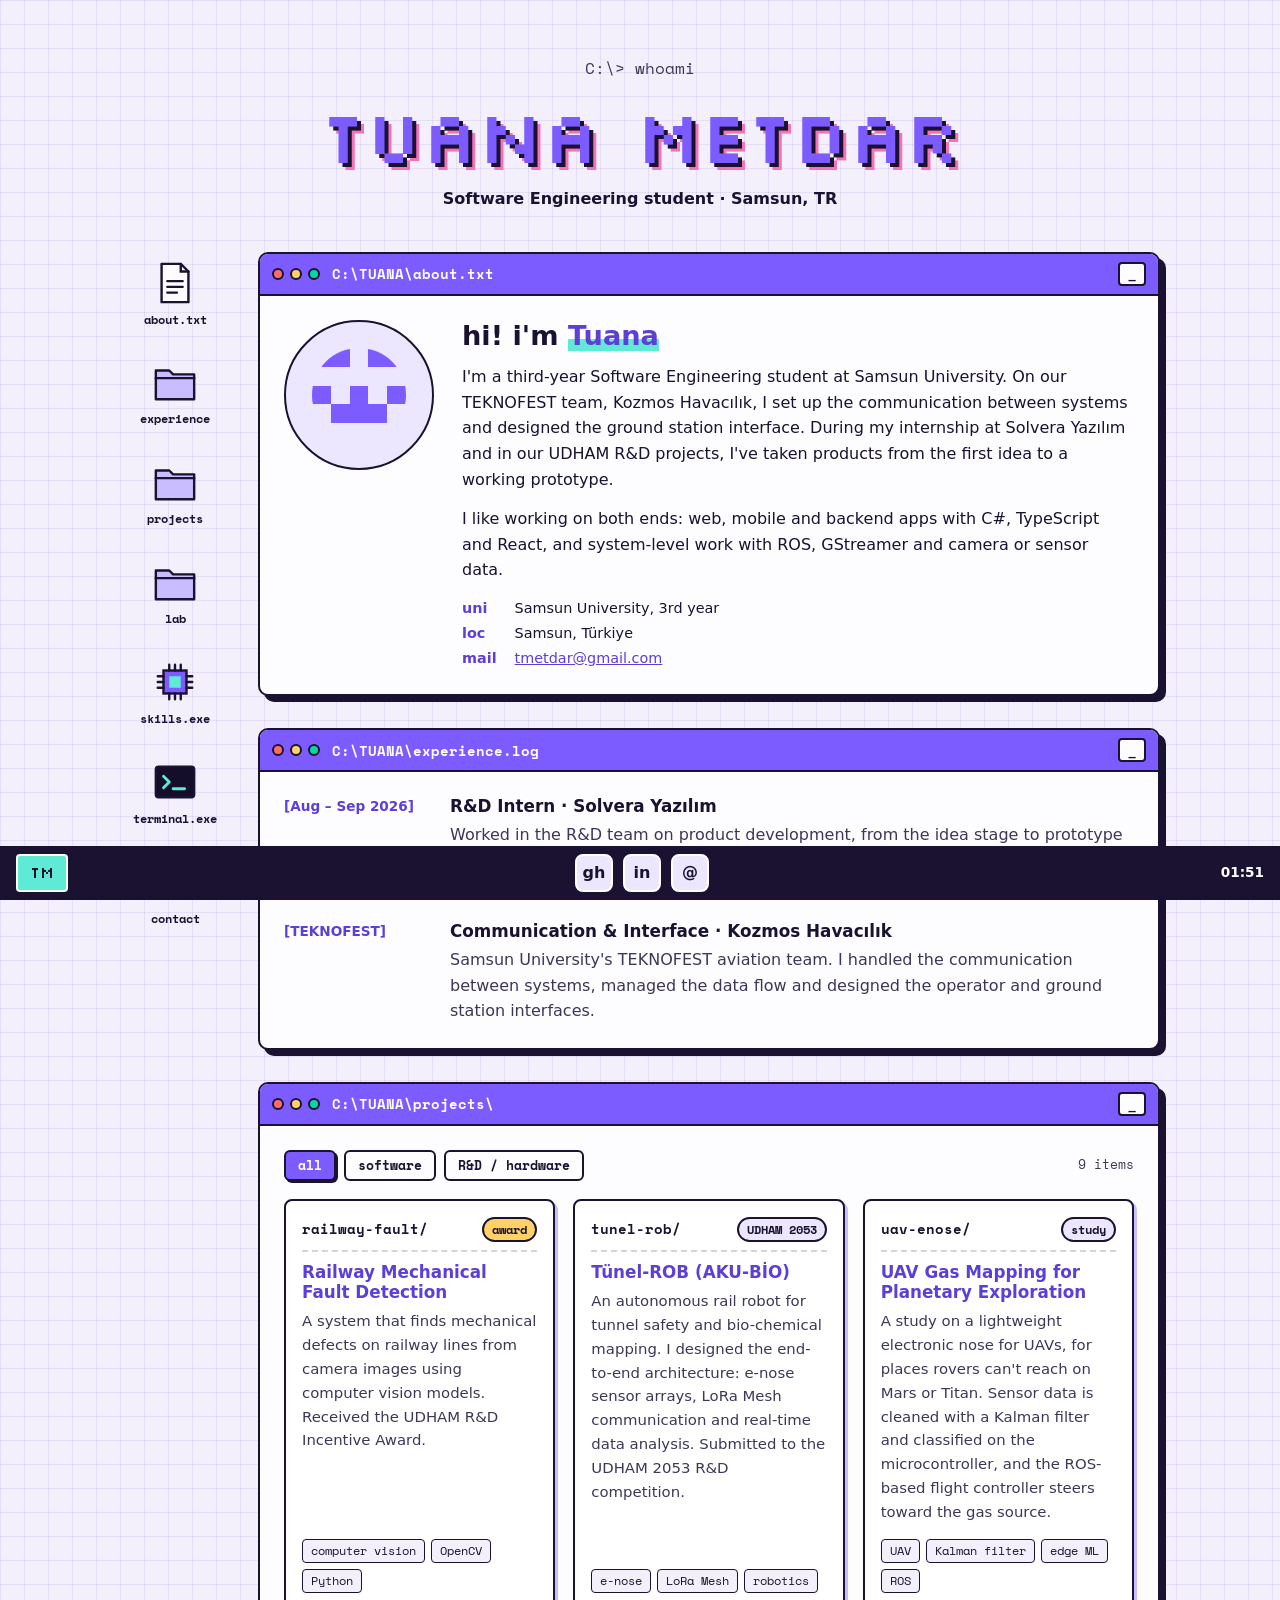
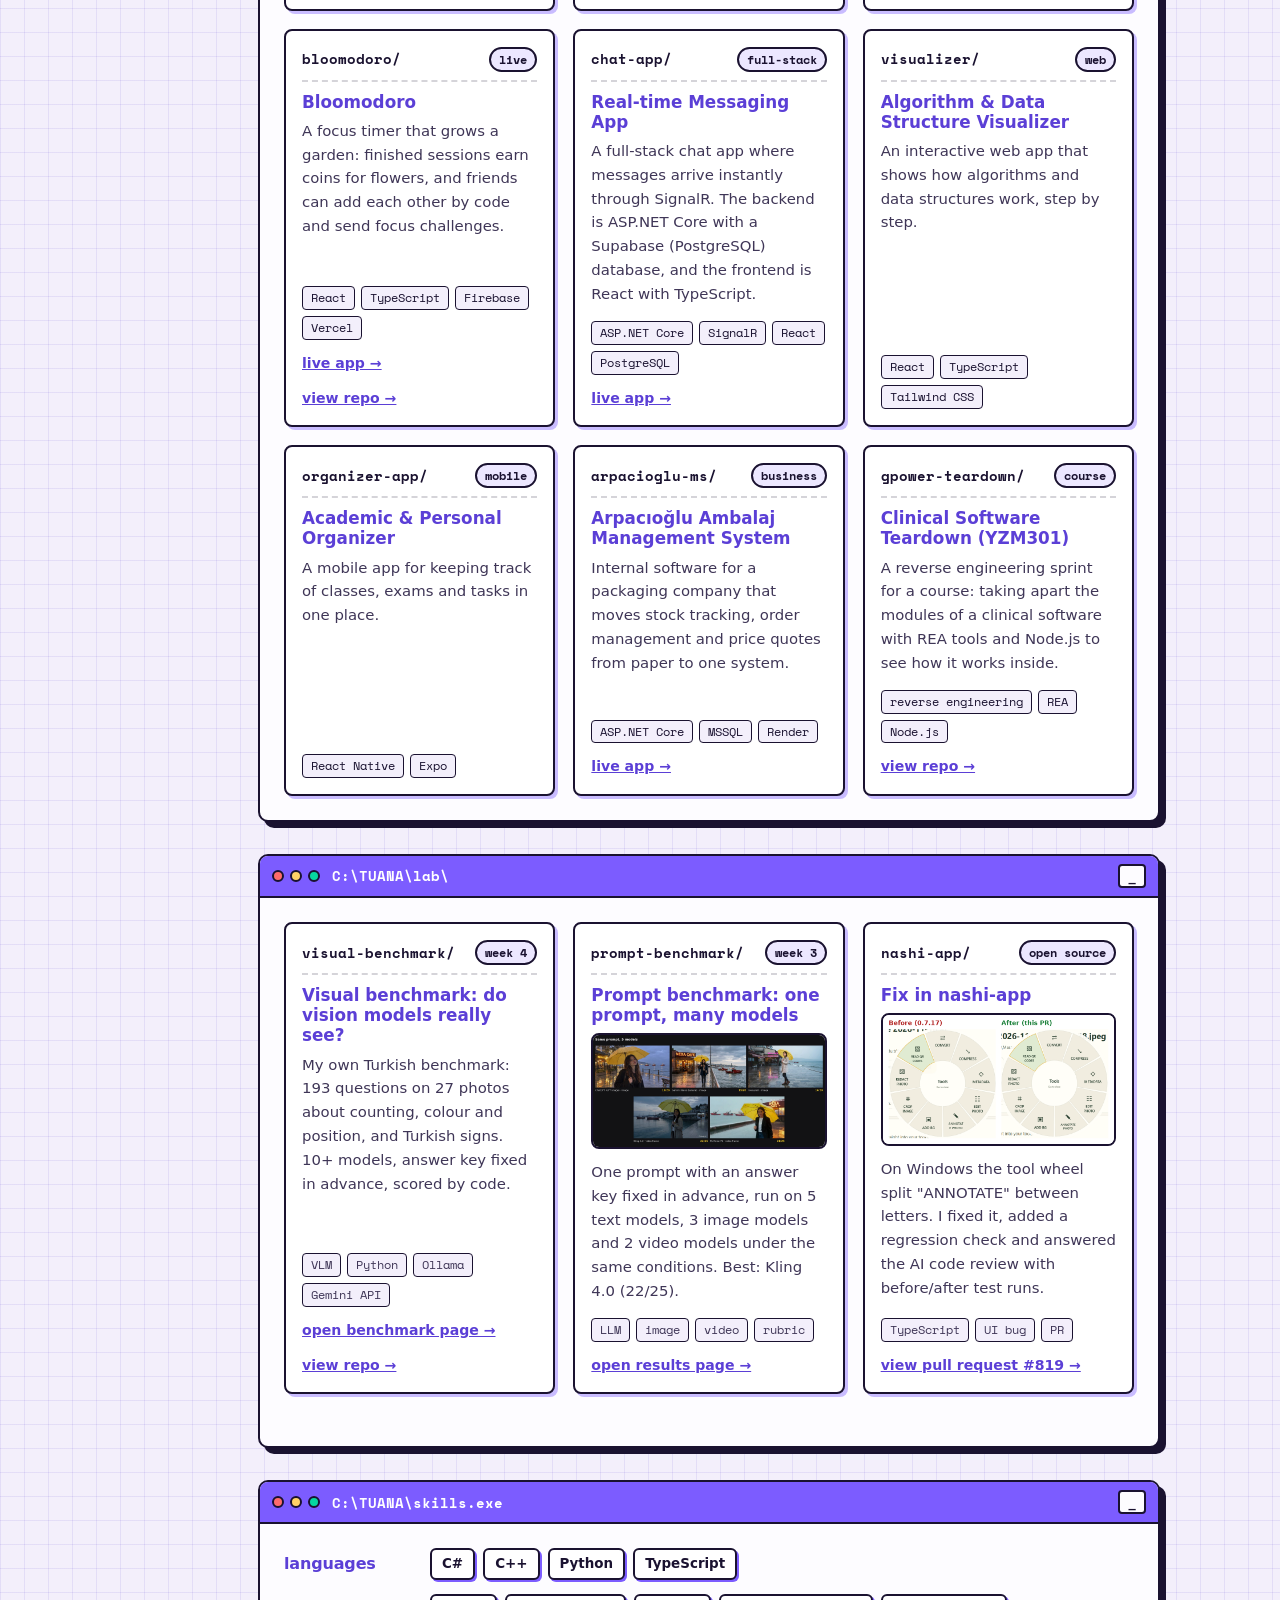
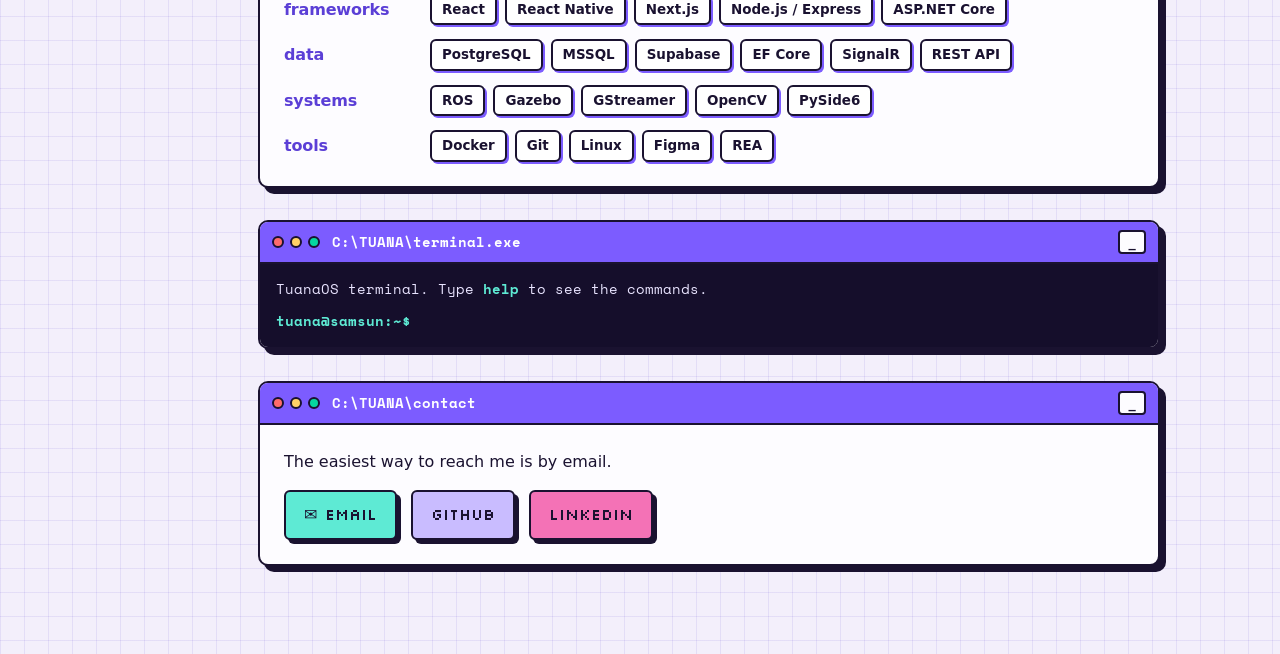
<file: index.html>
<!DOCTYPE html>
<html lang="en">
<head>
  <meta charset="UTF-8">
  <meta name="viewport" content="width=device-width, initial-scale=1.0">
  <title>Tuana Metdar</title>
  <meta name="description" content="Tuana Metdar — Software Engineering student at Samsun University. Full-stack, mobile and system-level projects.">
  <link rel="stylesheet" href="style.css?v=3">
</head>
<body>

  <!-- Big title on the "desktop" -->
  <header class="desk-title" id="top">
    <p class="boot">C:\&gt; whoami</p>
    <h1>Tuana Metdar</h1>
    <p class="subtitle">Software Engineering student · Samsun, TR</p>
  </header>

  <div class="desktop">

    <!-- Desktop icons = navigation -->
    <nav class="icons" aria-label="Sections">
      <a href="#about" class="icon">
        <svg viewBox="0 0 48 48" aria-hidden="true"><path d="M10 4h20l8 8v32H10z" class="paper"/><path d="M30 4v8h8" class="line"/><path d="M16 22h16M16 28h16M16 34h10" class="line"/></svg>
        <span>about.txt</span>
      </a>
      <a href="#experience" class="icon">
        <svg viewBox="0 0 48 48" aria-hidden="true"><path d="M4 12h14l4 4h22v26H4z" class="folder"/><path d="M4 20h40" class="line"/></svg>
        <span>experience</span>
      </a>
      <a href="#projects" class="icon">
        <svg viewBox="0 0 48 48" aria-hidden="true"><path d="M4 12h14l4 4h22v26H4z" class="folder"/><path d="M4 20h40" class="line"/></svg>
        <span>projects</span>
      </a>
      <a href="#lab" class="icon">
        <svg viewBox="0 0 48 48" aria-hidden="true"><path d="M4 12h14l4 4h22v26H4z" class="folder"/><path d="M4 20h40" class="line"/></svg>
        <span>lab</span>
      </a>
      <a href="#skills" class="icon">
        <svg viewBox="0 0 48 48" aria-hidden="true"><rect x="12" y="12" width="24" height="24" class="chip"/><path d="M18 6v6M24 6v6M30 6v6M18 36v6M24 36v6M30 36v6M6 18h6M6 24h6M6 30h6M36 18h6M36 24h6M36 30h6" class="line"/><rect x="18" y="18" width="12" height="12" class="core"/></svg>
        <span>skills.exe</span>
      </a>
      <a href="#terminal" class="icon">
        <svg viewBox="0 0 48 48" aria-hidden="true"><rect x="4" y="8" width="40" height="32" rx="3" class="screen"/><path d="M12 18l6 6-6 6M22 31h12" class="prompt-icon"/></svg>
        <span>terminal.exe</span>
      </a>
      <a href="#contact" class="icon">
        <svg viewBox="0 0 48 48" aria-hidden="true"><rect x="4" y="10" width="40" height="28" class="paper"/><path d="M4 10l20 16 20-16" class="line"/></svg>
        <span>contact</span>
      </a>
    </nav>

    <main class="windows">

      <!-- ABOUT -->
      <section class="window" id="about">
        <div class="titlebar">
          <span class="dots"><i></i><i></i><i></i></span>
          <span class="path">C:\TUANA\about.txt</span>
          <button class="min" aria-label="Minimize window" aria-expanded="true">_</button>
        </div>
        <div class="window-body about">
          <!-- My GitHub identicon, redrawn as SVG -->
          <svg class="avatar" viewBox="0 0 5 5" aria-label="Tuana's avatar" role="img">
            <rect x="0" y="0" width="2" height="1"/><rect x="3" y="0" width="2" height="1"/>
            <rect x="0" y="2" width="1" height="1"/><rect x="2" y="2" width="1" height="1"/><rect x="4" y="2" width="1" height="1"/>
            <rect x="1" y="3" width="3" height="1"/>
          </svg>
          <div>
            <h2>hi! i'm <span class="hl">Tuana</span></h2>
            <p>
              I'm a third-year Software Engineering student at Samsun University.
              On our TEKNOFEST team, Kozmos Havacılık, I set up the communication between
              systems and designed the ground station interface. During my internship at
              Solvera Yazılım and in our UDHAM R&amp;D projects, I've taken products from the
              first idea to a working prototype.
            </p>
            <p>
              I like working on both ends: web, mobile and backend apps with C#, TypeScript
              and React, and system-level work with ROS, GStreamer and camera or sensor data.
            </p>
            <ul class="facts">
              <li><b>uni</b> Samsun University, 3rd year</li>
              <li><b>loc</b> Samsun, Türkiye</li>
              <li><b>mail</b> <a href="mailto:tmetdar@gmail.com">tmetdar@gmail.com</a></li>
            </ul>
          </div>
        </div>
      </section>

      <!-- EXPERIENCE -->
      <section class="window" id="experience">
        <div class="titlebar">
          <span class="dots"><i></i><i></i><i></i></span>
          <span class="path">C:\TUANA\experience.log</span>
          <button class="min" aria-label="Minimize window" aria-expanded="true">_</button>
        </div>
        <div class="window-body">
          <ol class="log">
            <li>
              <span class="when">[Aug – Sep 2026]</span>
              <div>
                <h3>R&amp;D Intern · Solvera Yazılım</h3>
                <p>
                  Worked in the R&amp;D team on product development, from the idea stage
                  to prototype and delivery. Built a real-time chat app, an order tracking
                  system for a packaging business and a sorting algorithm visualizer with
                  C#, ASP.NET Core and MSSQL.
                </p>
              </div>
            </li>
            <li>
              <span class="when">[TEKNOFEST]</span>
              <div>
                <h3>Communication &amp; Interface · Kozmos Havacılık</h3>
                <p>
                  Samsun University's TEKNOFEST aviation team. I handled the communication
                  between systems, managed the data flow and designed the operator and
                  ground station interfaces.
                </p>
              </div>
            </li>
          </ol>
        </div>
      </section>

      <!-- PROJECTS -->
      <section class="window" id="projects">
        <div class="titlebar">
          <span class="dots"><i></i><i></i><i></i></span>
          <span class="path">C:\TUANA\projects\</span>
          <button class="min" aria-label="Minimize window" aria-expanded="true">_</button>
        </div>
        <div class="window-body">

          <div class="filters" role="group" aria-label="Filter projects">
            <button class="filter is-on" data-filter="all" aria-pressed="true">all</button>
            <button class="filter" data-filter="software" aria-pressed="false">software</button>
            <button class="filter" data-filter="rnd" aria-pressed="false">R&amp;D / hardware</button>
            <span class="dir" id="item-count">9 items</span>
          </div>

          <div class="files">

            <!-- R&D / hardware -->
            <article class="file" data-cat="rnd">
              <header>
                <span class="file-name">railway-fault/</span>
                <span class="badge award">award</span>
              </header>
              <h3>Railway Mechanical Fault Detection</h3>
              <p>
                A system that finds mechanical defects on railway lines from camera images
                using computer vision models. Received the UDHAM R&amp;D Incentive Award.
              </p>
              <ul class="tags"><li>computer vision</li><li>OpenCV</li><li>Python</li></ul>
            </article>

            <article class="file" data-cat="rnd">
              <header>
                <span class="file-name">tunel-rob/</span>
                <span class="badge">UDHAM 2053</span>
              </header>
              <h3>Tünel-ROB (AKU-BİO)</h3>
              <p>
                An autonomous rail robot for tunnel safety and bio-chemical mapping. I designed
                the end-to-end architecture: e-nose sensor arrays, LoRa Mesh communication and
                real-time data analysis. Submitted to the UDHAM 2053 R&amp;D competition.
              </p>
              <ul class="tags"><li>e-nose</li><li>LoRa Mesh</li><li>robotics</li></ul>
            </article>

            <article class="file" data-cat="rnd">
              <header>
                <span class="file-name">uav-enose/</span>
                <span class="badge">study</span>
              </header>
              <h3>UAV Gas Mapping for Planetary Exploration</h3>
              <p>
                A study on a lightweight electronic nose for UAVs, for places rovers can't reach
                on Mars or Titan. Sensor data is cleaned with a Kalman filter and classified on
                the microcontroller, and the ROS-based flight controller steers toward the gas source.
              </p>
              <ul class="tags"><li>UAV</li><li>Kalman filter</li><li>edge ML</li><li>ROS</li></ul>
            </article>

            <!-- Software -->
            <article class="file" data-cat="software">
              <header>
                <span class="file-name">bloomodoro/</span>
                <span class="badge">live</span>
              </header>
              <h3>Bloomodoro</h3>
              <p>
                A focus timer that grows a garden: finished sessions earn coins for flowers,
                and friends can add each other by code and send focus challenges.
              </p>
              <ul class="tags"><li>React</li><li>TypeScript</li><li>Firebase</li><li>Vercel</li></ul>
              <a class="repo" href="https://bloomodoro.vercel.app" target="_blank" rel="noopener">live app →</a>
              <a class="repo" href="https://github.com/tuana0410/bloomodoro" target="_blank" rel="noopener">view repo →</a>
            </article>

            <article class="file" data-cat="software">
              <header>
                <span class="file-name">chat-app/</span>
                <span class="badge">full-stack</span>
              </header>
              <h3>Real-time Messaging App</h3>
              <p>
                A full-stack chat app where messages arrive instantly through SignalR.
                The backend is ASP.NET Core with a Supabase (PostgreSQL) database, and the
                frontend is React with TypeScript.
              </p>
              <ul class="tags"><li>ASP.NET Core</li><li>SignalR</li><li>React</li><li>PostgreSQL</li></ul>
              <a class="repo" href="https://chat-app-phi-rust-89.vercel.app" target="_blank" rel="noopener">live app →</a>
            </article>

            <article class="file" data-cat="software">
              <header>
                <span class="file-name">visualizer/</span>
                <span class="badge">web</span>
              </header>
              <h3>Algorithm &amp; Data Structure Visualizer</h3>
              <p>
                An interactive web app that shows how algorithms and data structures work,
                step by step.
              </p>
              <ul class="tags"><li>React</li><li>TypeScript</li><li>Tailwind CSS</li></ul>
            </article>

            <article class="file" data-cat="software">
              <header>
                <span class="file-name">organizer-app/</span>
                <span class="badge">mobile</span>
              </header>
              <h3>Academic &amp; Personal Organizer</h3>
              <p>
                A mobile app for keeping track of classes, exams and tasks in one place.
              </p>
              <ul class="tags"><li>React Native</li><li>Expo</li></ul>
            </article>

            <article class="file" data-cat="software">
              <header>
                <span class="file-name">arpacioglu-ms/</span>
                <span class="badge">business</span>
              </header>
              <h3>Arpacıoğlu Ambalaj Management System</h3>
              <p>
                Internal software for a packaging company that moves stock tracking, order
                management and price quotes from paper to one system.
              </p>
              <ul class="tags"><li>ASP.NET Core</li><li>MSSQL</li><li>Render</li></ul>
              <a class="repo" href="https://ambalaj-takip.onrender.com" target="_blank" rel="noopener">live app →</a>
            </article>

            <article class="file" data-cat="software">
              <header>
                <span class="file-name">gpower-teardown/</span>
                <span class="badge">course</span>
              </header>
              <h3>Clinical Software Teardown (YZM301)</h3>
              <p>
                A reverse engineering sprint for a course: taking apart the modules of a
                clinical software with REA tools and Node.js to see how it works inside.
              </p>
              <ul class="tags"><li>reverse engineering</li><li>REA</li><li>Node.js</li></ul>
              <a class="repo" href="https://github.com/tuana0410/gpower-teardown" target="_blank" rel="noopener">view repo →</a>
            </article>

          </div>
        </div>
      </section>

      <!-- LAB -->
      <section class="window" id="lab">
        <div class="titlebar">
          <span class="dots"><i></i><i></i><i></i></span>
          <span class="path">C:\TUANA\lab\</span>
          <button class="min" aria-label="Minimize window" aria-expanded="true">_</button>
        </div>
        <div class="window-body lab">

          <div class="files lab-cards">
            <article class="file">
              <header>
                <span class="file-name">visual-benchmark/</span>
                <span class="badge">week 4</span>
              </header>
              <h3>Visual benchmark: do vision models really see?</h3>
              <p>
                My own Turkish benchmark: 193 questions on 27 photos about counting, colour and position,
                and Turkish signs. 10+ models, answer key fixed in advance, scored by code.
              </p>
              <ul class="tags"><li>VLM</li><li>Python</li><li>Ollama</li><li>Gemini API</li></ul>
              <a class="repo" href="benchmark.html">open benchmark page →</a>
              <a class="repo" href="https://github.com/tuana0410/gorsel-sayma-bench" target="_blank" rel="noopener">view repo →</a>
            </article>

            <article class="file">
              <header>
                <span class="file-name">prompt-benchmark/</span>
                <span class="badge">week 3</span>
              </header>
              <h3>Prompt benchmark: one prompt, many models</h3>
              <img class="card-img" src="assets/lab/model-comparison.jpg" width="1600" height="771" loading="lazy"
                   alt="The same rainy seaside scene generated by five image and video models, side by side">
              <p>
                One prompt with an answer key fixed in advance, run on 5 text models, 3 image models and
                2 video models under the same conditions. Best: Kling 4.0 (22/25).
              </p>
              <ul class="tags"><li>LLM</li><li>image</li><li>video</li><li>rubric</li></ul>
              <a class="repo" href="prompt.html">open results page →</a>
            </article>

            <article class="file">
              <header>
                <span class="file-name">nashi-app/</span>
                <span class="badge">open source</span>
              </header>
              <h3>Fix in nashi-app</h3>
              <img class="card-img" src="assets/lab/nashi-wheel-before-after.png" width="810" height="450" loading="lazy"
                   alt="Nashi tool wheel before and after the fix: ANNOTAT / E PHOTO becomes ANNOTATE PHOTO">
              <p>
                On Windows the tool wheel split "ANNOTATE" between letters. I fixed it, added a regression check
                and answered the AI code review with before/after test runs.
              </p>
              <ul class="tags"><li>TypeScript</li><li>UI bug</li><li>PR</li></ul>
              <a class="repo" href="https://github.com/orkunisitmak/nashi-app/pull/819" target="_blank" rel="noopener">view pull request #819 →</a>
            </article>
          </div>

        </div>
      </section>

      <!-- SKILLS -->
      <section class="window" id="skills">
        <div class="titlebar">
          <span class="dots"><i></i><i></i><i></i></span>
          <span class="path">C:\TUANA\skills.exe</span>
          <button class="min" aria-label="Minimize window" aria-expanded="true">_</button>
        </div>
        <div class="window-body">
          <dl class="skills">
            <dt>languages</dt>
            <dd><span>C#</span><span>C++</span><span>Python</span><span>TypeScript</span></dd>
            <dt>frameworks</dt>
            <dd><span>React</span><span>React Native</span><span>Next.js</span><span>Node.js / Express</span><span>ASP.NET Core</span></dd>
            <dt>data</dt>
            <dd><span>PostgreSQL</span><span>MSSQL</span><span>Supabase</span><span>EF Core</span><span>SignalR</span><span>REST API</span></dd>
            <dt>systems</dt>
            <dd><span>ROS</span><span>Gazebo</span><span>GStreamer</span><span>OpenCV</span><span>PySide6</span></dd>
            <dt>tools</dt>
            <dd><span>Docker</span><span>Git</span><span>Linux</span><span>Figma</span><span>REA</span></dd>
          </dl>
        </div>
      </section>

      <!-- TERMINAL -->
      <section class="window terminal" id="terminal">
        <div class="titlebar">
          <span class="dots"><i></i><i></i><i></i></span>
          <span class="path">C:\TUANA\terminal.exe</span>
          <button class="min" aria-label="Minimize window" aria-expanded="true">_</button>
        </div>
        <div class="window-body term-body" id="term-body">
          <div class="term-output" id="term-output" aria-live="polite">
            <p>TuanaOS terminal. Type <b>help</b> to see the commands.</p>
          </div>
          <form class="term-line" id="term-form" autocomplete="off">
            <label for="term-input" class="prompt">tuana@samsun:~$</label>
            <input id="term-input" type="text" spellcheck="false" autocapitalize="off" aria-label="Terminal command">
          </form>
        </div>
      </section>

      <!-- CONTACT -->
      <section class="window" id="contact">
        <div class="titlebar">
          <span class="dots"><i></i><i></i><i></i></span>
          <span class="path">C:\TUANA\contact</span>
          <button class="min" aria-label="Minimize window" aria-expanded="true">_</button>
        </div>
        <div class="window-body">
          <p>The easiest way to reach me is by email.</p>
          <div class="contact-buttons">
            <a class="pixel-btn" href="mailto:tmetdar@gmail.com">✉ email</a>
            <a class="pixel-btn" href="https://github.com/tuana0410" target="_blank" rel="noopener">GitHub</a>
            <a class="pixel-btn" href="https://www.linkedin.com/in/tuana-metdar-8a4882323" target="_blank" rel="noopener">LinkedIn</a>
          </div>
        </div>
      </section>

    </main>
  </div>

  <!-- Taskbar -->
  <footer class="taskbar">
    <a href="#top" class="start">TM</a>
    <div class="task-links">
      <a href="https://github.com/tuana0410" target="_blank" rel="noopener" aria-label="GitHub">gh</a>
      <a href="https://www.linkedin.com/in/tuana-metdar-8a4882323" target="_blank" rel="noopener" aria-label="LinkedIn">in</a>
      <a href="mailto:tmetdar@gmail.com" aria-label="Email">@</a>
    </div>
    <span class="clock" id="clock" title="Time in Samsun">--:--</span>
  </footer>

  <script src="script.js?v=3"></script>
</body>
</html>
</file>
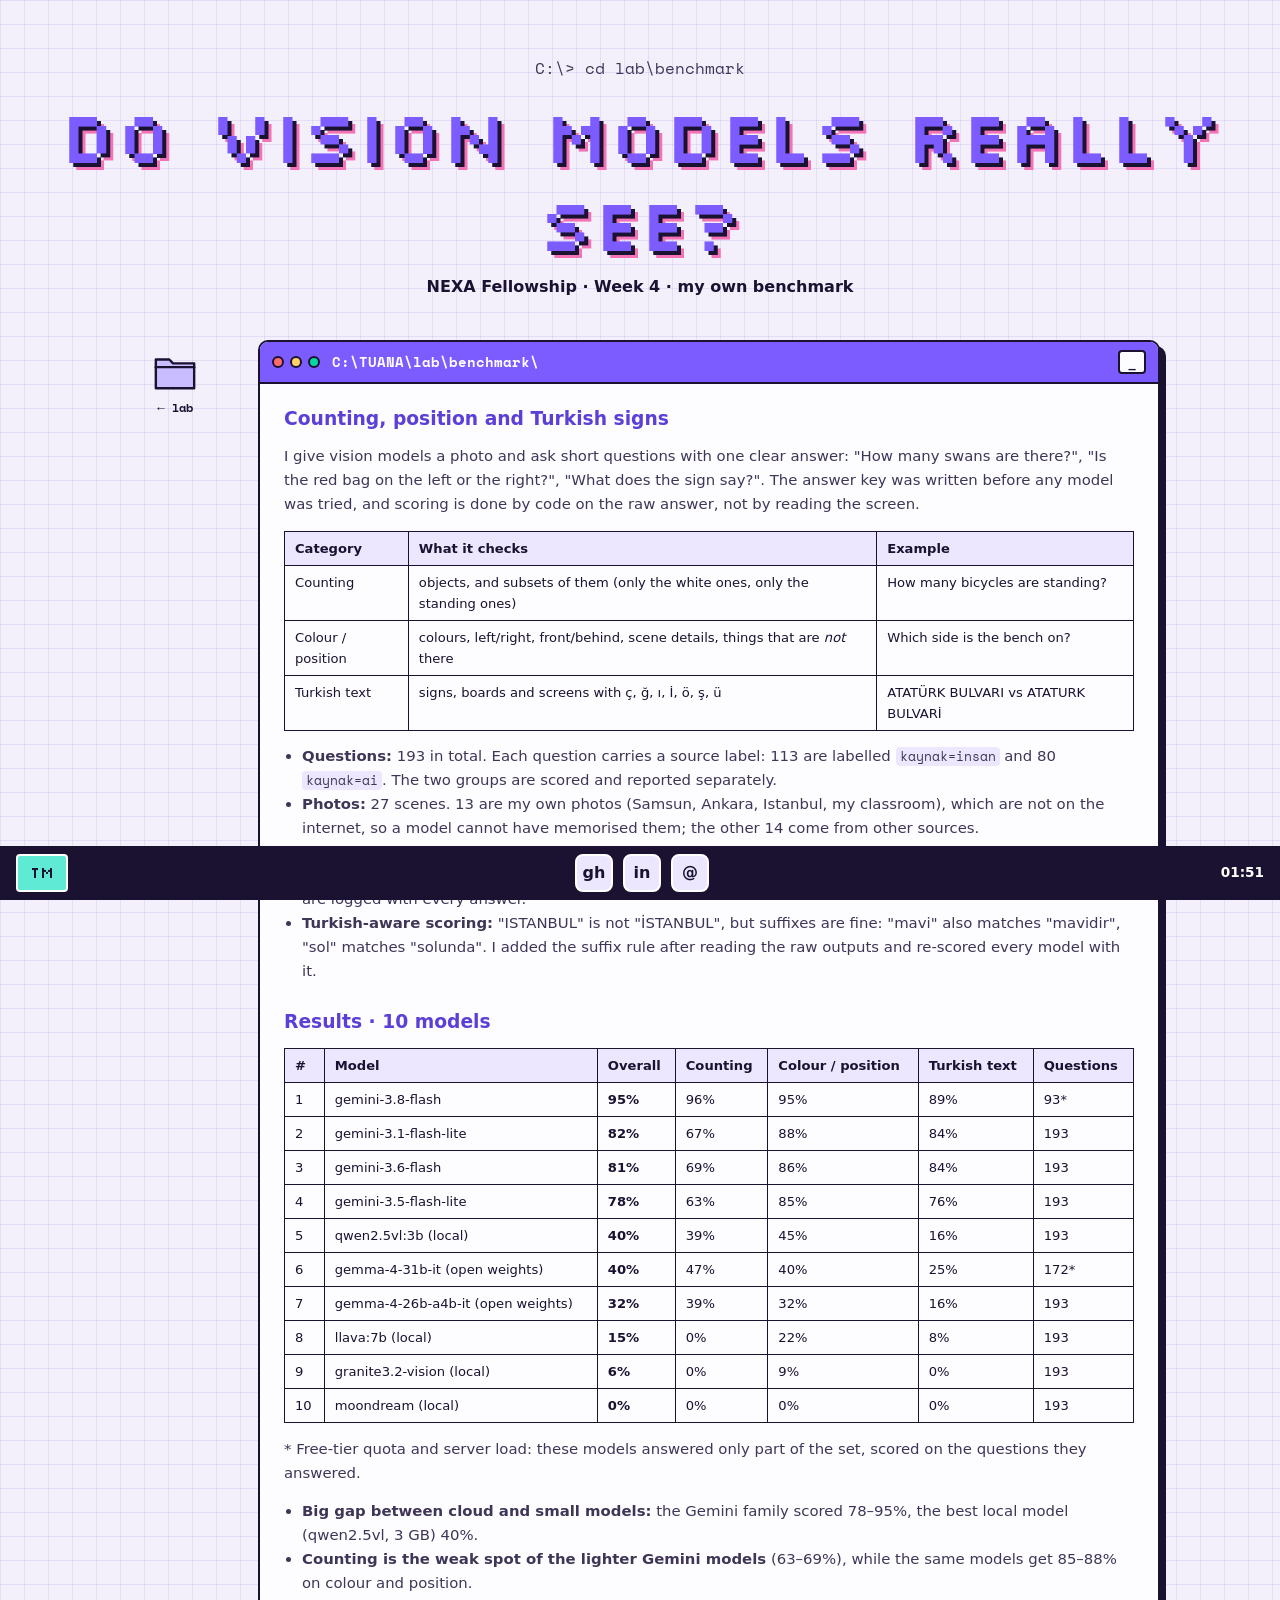
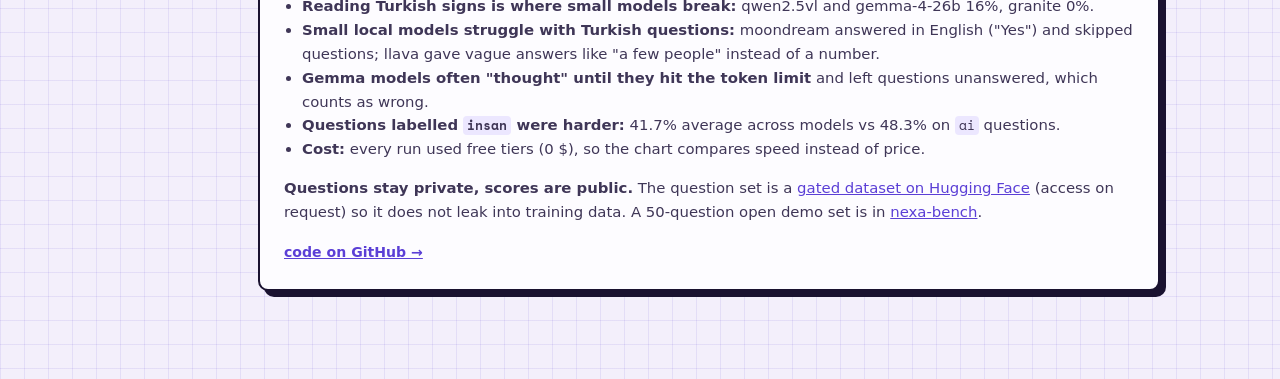
<file: benchmark.html>
<!DOCTYPE html>
<html lang="en">
<head>
  <meta charset="UTF-8">
  <meta name="viewport" content="width=device-width, initial-scale=1.0">
  <title>Visual benchmark · Tuana Metdar</title>
  <meta name="description" content="A Turkish visual question benchmark: do vision models really see what is in a photo? Counting, colour and position, Turkish sign reading.">
  <link rel="stylesheet" href="style.css?v=3">
</head>
<body>

  <header class="desk-title" id="top">
    <p class="boot">C:\&gt; cd lab\benchmark</p>
    <h1>Do vision models really see?</h1>
    <p class="subtitle">NEXA Fellowship · Week 4 · my own benchmark</p>
  </header>

  <div class="desktop">
    <nav class="icons" aria-label="Sections">
      <a href="index.html#lab" class="icon">
        <svg viewBox="0 0 48 48" aria-hidden="true"><path d="M4 12h14l4 4h22v26H4z" class="folder"/><path d="M4 20h40" class="line"/></svg>
        <span>← lab</span>
      </a>
    </nav>

    <main class="windows">
      <section class="window" id="benchmark">
        <div class="titlebar">
          <span class="dots"><i></i><i></i><i></i></span>
          <span class="path">C:\TUANA\lab\benchmark\</span>
          <button class="min" aria-label="Minimize window" aria-expanded="true">_</button>
        </div>
        <div class="window-body lab">

          <h3>Counting, position and Turkish signs</h3>
          <p>
            I give vision models a photo and ask short questions with one clear answer:
            "How many swans are there?", "Is the red bag on the left or the right?",
            "What does the sign say?". The answer key was written before any model was tried,
            and scoring is done by code on the raw answer, not by reading the screen.
          </p>

          <div class="table-wrap">
            <table>
              <thead><tr><th>Category</th><th>What it checks</th><th>Example</th></tr></thead>
              <tbody>
                <tr><td>Counting</td><td>objects, and subsets of them (only the white ones, only the standing ones)</td><td>How many bicycles are standing?</td></tr>
                <tr><td>Colour / position</td><td>colours, left/right, front/behind, scene details, things that are <i>not</i> there</td><td>Which side is the bench on?</td></tr>
                <tr><td>Turkish text</td><td>signs, boards and screens with ç, ğ, ı, İ, ö, ş, ü</td><td>ATATÜRK BULVARI vs ATATURK BULVARİ</td></tr>
              </tbody>
            </table>
          </div>

          <ul class="findings">
            <li><b>Questions:</b> 193 in total. Each question carries a source label: 113 are labelled <code>kaynak=insan</code> and 80 <code>kaynak=ai</code>. The two groups are scored and reported separately.</li>
            <li><b>Photos:</b> 27 scenes. 13 are my own photos (Samsun, Ankara, Istanbul, my classroom), which are not on the internet, so a model cannot have memorised them; the other 14 come from other sources.</li>
            <li><b>Same conditions:</b> every model gets the same photo and the same message: cloud models through the Gemini API (temperature 0, free tier), local models through Ollama on my laptop. Provider, settings and time are logged with every answer.</li>
            <li><b>Turkish-aware scoring:</b> "ISTANBUL" is not "İSTANBUL", but suffixes are fine: "mavi" also matches "mavidir", "sol" matches "solunda". I added the suffix rule after reading the raw outputs and re-scored every model with it.</li>
          </ul>

          <h3>Results · 10 models</h3>
          <div class="table-wrap">
            <table>
              <thead><tr><th>#</th><th>Model</th><th>Overall</th><th>Counting</th><th>Colour / position</th><th>Turkish text</th><th>Questions</th></tr></thead>
              <tbody>
                <tr><td>1</td><td>gemini-3.8-flash</td><td><b>95%</b></td><td>96%</td><td>95%</td><td>89%</td><td>93*</td></tr>
                <tr><td>2</td><td>gemini-3.1-flash-lite</td><td><b>82%</b></td><td>67%</td><td>88%</td><td>84%</td><td>193</td></tr>
                <tr><td>3</td><td>gemini-3.6-flash</td><td><b>81%</b></td><td>69%</td><td>86%</td><td>84%</td><td>193</td></tr>
                <tr><td>4</td><td>gemini-3.5-flash-lite</td><td><b>78%</b></td><td>63%</td><td>85%</td><td>76%</td><td>193</td></tr>
                <tr><td>5</td><td>qwen2.5vl:3b (local)</td><td><b>40%</b></td><td>39%</td><td>45%</td><td>16%</td><td>193</td></tr>
                <tr><td>6</td><td>gemma-4-31b-it (open weights)</td><td><b>40%</b></td><td>47%</td><td>40%</td><td>25%</td><td>172*</td></tr>
                <tr><td>7</td><td>gemma-4-26b-a4b-it (open weights)</td><td><b>32%</b></td><td>39%</td><td>32%</td><td>16%</td><td>193</td></tr>
                <tr><td>8</td><td>llava:7b (local)</td><td><b>15%</b></td><td>0%</td><td>22%</td><td>8%</td><td>193</td></tr>
                <tr><td>9</td><td>granite3.2-vision (local)</td><td><b>6%</b></td><td>0%</td><td>9%</td><td>0%</td><td>193</td></tr>
                <tr><td>10</td><td>moondream (local)</td><td><b>0%</b></td><td>0%</td><td>0%</td><td>0%</td><td>193</td></tr>
              </tbody>
            </table>
          </div>
          <p>* Free-tier quota and server load: these models answered only part of the set, scored on the questions they answered.</p>

          <ul class="findings">
            <li><b>Big gap between cloud and small models:</b> the Gemini family scored 78–95%, the best local model (qwen2.5vl, 3 GB) 40%.</li>
            <li><b>Counting is the weak spot of the lighter Gemini models</b> (63–69%), while the same models get 85–88% on colour and position.</li>
            <li><b>Reading Turkish signs is where small models break:</b> qwen2.5vl and gemma-4-26b 16%, granite 0%.</li>
            <li><b>Small local models struggle with Turkish questions:</b> moondream answered in English ("Yes") and skipped questions; llava gave vague answers like "a few people" instead of a number.</li>
            <li><b>Gemma models often "thought" until they hit the token limit</b> and left questions unanswered, which counts as wrong.</li>
            <li><b>Questions labelled <code>insan</code> were harder:</b> 41.7% average across models vs 48.3% on <code>ai</code> questions.</li>
            <li><b>Cost:</b> every run used free tiers (0 $), so the chart compares speed instead of price.</li>
          </ul>

          <p>
            <b>Questions stay private, scores are public.</b> The question set is a
            <a href="https://huggingface.co/datasets/tuana0410/gorsel-sayma-bench" target="_blank" rel="noopener">gated dataset on Hugging Face</a>
            (access on request) so it does not leak into training data. A 50-question open demo set is in
            <a href="https://github.com/nexa-lab-ai/nexa-bench" target="_blank" rel="noopener">nexa-bench</a>.
          </p>
          <a class="repo" href="https://github.com/tuana0410/gorsel-sayma-bench" target="_blank" rel="noopener">code on GitHub →</a>

        </div>
      </section>
    </main>
  </div>

  <footer class="taskbar">
    <a href="index.html" class="start">TM</a>
    <div class="task-links">
      <a href="https://github.com/tuana0410" target="_blank" rel="noopener" aria-label="GitHub">gh</a>
      <a href="https://www.linkedin.com/in/tuana-metdar-8a4882323" target="_blank" rel="noopener" aria-label="LinkedIn">in</a>
      <a href="mailto:tmetdar@gmail.com" aria-label="Email">@</a>
    </div>
    <span class="clock" id="clock" title="Time in Samsun">--:--</span>
  </footer>

  <script>
    document.querySelectorAll(".window .min").forEach((b) => b.addEventListener("click", () => {
      const w = b.closest(".window"), m = !w.classList.contains("is-minimized");
      w.classList.toggle("is-minimized", m); b.textContent = m ? "□" : "_"; b.setAttribute("aria-expanded", String(!m));
    }));
    const clock = document.getElementById("clock");
    const tick = () => clock.textContent = new Date().toLocaleTimeString("en-GB", { hour: "2-digit", minute: "2-digit", timeZone: "Europe/Istanbul" });
    tick(); setInterval(tick, 30000);
  </script>
</body>
</html>
</file>
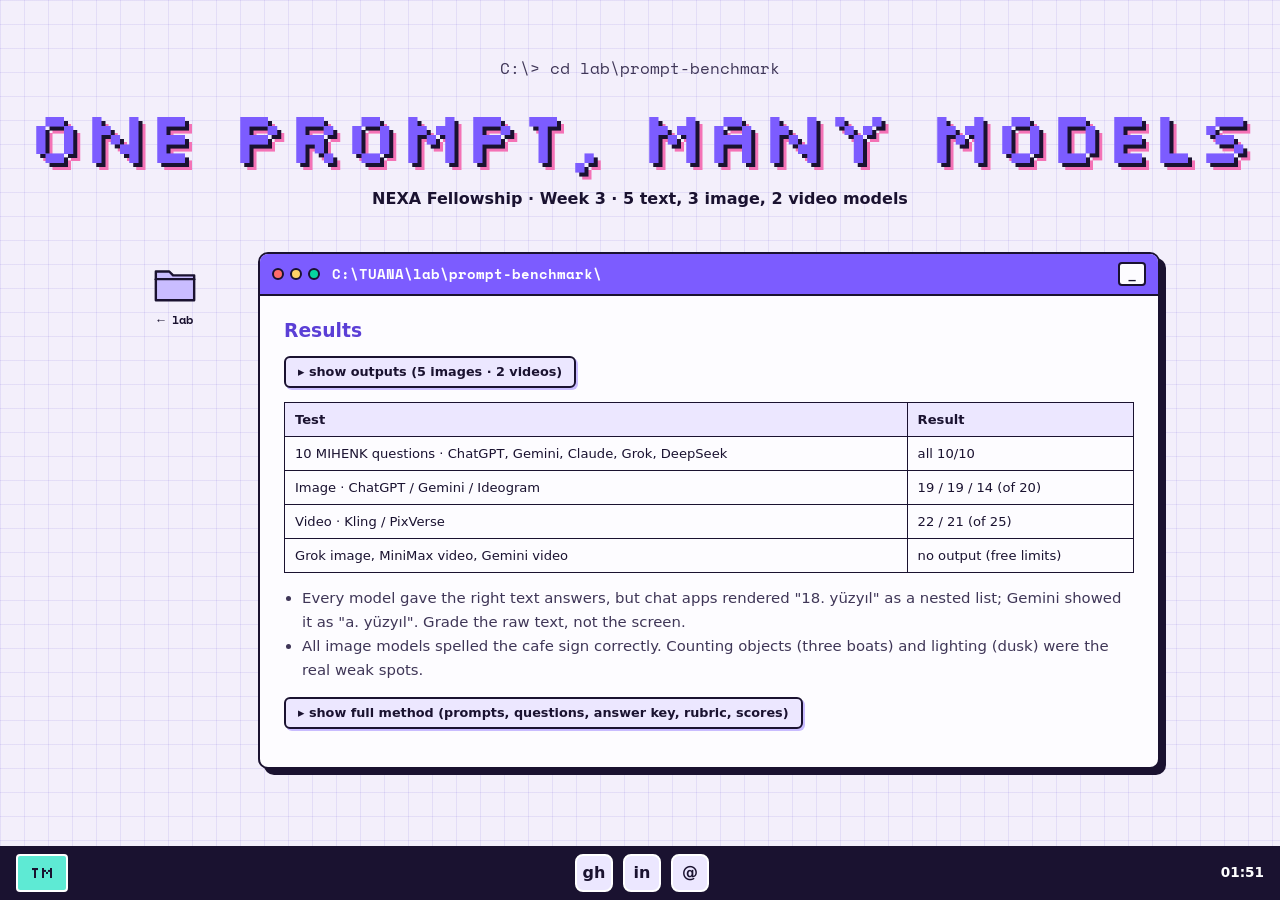
<file: prompt.html>
<!DOCTYPE html>
<html lang="en">
<head>
  <meta charset="UTF-8">
  <meta name="viewport" content="width=device-width, initial-scale=1.0">
  <title>Prompt benchmark · Tuana Metdar</title>
  <meta name="description" content="One prompt with a fixed answer key, run on text, image and video models under the same conditions.">
  <link rel="stylesheet" href="style.css?v=3">
</head>
<body>

  <header class="desk-title" id="top">
    <p class="boot">C:\&gt; cd lab\prompt-benchmark</p>
    <h1>One prompt, many models</h1>
    <p class="subtitle">NEXA Fellowship · Week 3 · 5 text, 3 image, 2 video models</p>
  </header>

  <div class="desktop">
    <nav class="icons" aria-label="Sections">
      <a href="index.html#lab" class="icon">
        <svg viewBox="0 0 48 48" aria-hidden="true"><path d="M4 12h14l4 4h22v26H4z" class="folder"/><path d="M4 20h40" class="line"/></svg>
        <span>← lab</span>
      </a>
    </nav>

    <main class="windows">
      <section class="window" id="prompt">
        <div class="titlebar">
          <span class="dots"><i></i><i></i><i></i></span>
          <span class="path">C:\TUANA\lab\prompt-benchmark\</span>
          <button class="min" aria-label="Minimize window" aria-expanded="true">_</button>
        </div>
        <div class="window-body lab">

          <h3>Results</h3>

          <details class="outputs">
            <summary>show outputs (5 images · 2 videos)</summary>
            <figure>
              <img src="assets/lab/model-comparison.jpg" width="1600" height="771" loading="lazy"
                   alt="The same rainy seaside scene generated by ChatGPT, Gemini, Ideogram, Kling and PixVerse, side by side with their scores">
              <figcaption>Same prompt, five outputs. Scores out of 20 (image) and 25 (video), rubric written before the test.</figcaption>
            </figure>

            <div class="clips">
              <figure>
                <video src="assets/lab/kling.mp4" poster="assets/lab/kling-poster.jpg" controls muted loop playsinline preload="none" width="960" height="540"></video>
                <figcaption>Kling 4.0 · 22/25</figcaption>
              </figure>
              <figure>
                <video src="assets/lab/pixverse.mp4" poster="assets/lab/pixverse-poster.jpg" controls muted loop playsinline preload="none" width="960" height="540"></video>
                <figcaption>PixVerse V6 · 21/25</figcaption>
              </figure>
            </div>
          </details>

          <div class="table-wrap">
            <table>
              <thead><tr><th>Test</th><th>Result</th></tr></thead>
              <tbody>
                <tr><td>10 MIHENK questions · ChatGPT, Gemini, Claude, Grok, DeepSeek</td><td>all 10/10</td></tr>
                <tr><td>Image · ChatGPT / Gemini / Ideogram</td><td>19 / 19 / 14 (of 20)</td></tr>
                <tr><td>Video · Kling / PixVerse</td><td>22 / 21 (of 25)</td></tr>
                <tr><td>Grok image, MiniMax video, Gemini video</td><td>no output (free limits)</td></tr>
              </tbody>
            </table>
          </div>

          <ul class="findings">
            <li>Every model gave the right text answers, but chat apps rendered "18. yüzyıl" as a nested list; Gemini showed it as "a. yüzyıl". Grade the raw text, not the screen.</li>
            <li>All image models spelled the cafe sign correctly. Counting objects (three boats) and lighting (dusk) were the real weak spots.</li>
          </ul>

          <details class="outputs method">
            <summary>show full method (prompts, questions, answer key, rubric, scores)</summary>

            <h4>1 · Text models</h4>
            <p>
              I picked the 10 trickiest questions from the public
              <a href="https://github.com/gorkemergune/mihenk-benchmark" target="_blank" rel="noopener">MIHENK</a>
              set (Turkish grammar, logic, history, math and code). The prompt also tests output format:
              each model got exactly this text.
            </p>
            <pre class="prompt" lang="tr">Aşağıdaki 10 soruyu yanıtla. Çoktan seçmeli sorularda YALNIZCA doğru şıkkın
harfini yaz; kısa cevaplı sorularda YALNIZCA cevabı yaz (en fazla 3 kelime).
Açıklama ekleme. Her satıra bir cevap yaz, biçim: "1. C"</pre>

            <ol class="questions" lang="tr">
              <li>Aşağıdaki sözcüklerin hangisinde, ünlüyle başlayan ek geldiğinde sondaki sert ünsüz yumuşamıştır?<br>
                A) ağaç → ağacı &nbsp; B) süt → sütü &nbsp; C) kol → kolu &nbsp; D) el → eli</li>
              <li>'Koşarak geldi.' cümlesindeki 'koşarak' sözcüğü hangi tür fiilimsidir?</li>
              <li>'Bütün A'lar B'dir' önermesinin olumsuzu (değili) aşağıdakilerden hangisidir?<br>
                A) Hiçbir A B değildir &nbsp; B) Bazı A'lar B değildir &nbsp; C) Bütün B'ler A'dır &nbsp; D) Bazı A'lar B'dir</li>
              <li>Bir yarışta A, B'nin önünde; C ise A'nın önünde bitirdi. Bu üç kişi arasında birinci kimdir? (tek harf)</li>
              <li>Öncülleri doğruyken sonucun zorunlu olarak doğru olduğu bir argümana biçimsel olarak ne denir? (tek kelime)</li>
              <li>Aşağıdaki gelişmelerden hangisi kronolojik olarak en erken gerçekleşmiştir?<br>
                A) Buhar makinesinin yaygınlaşması &nbsp; B) Matbaanın Avrupa'da yaygınlaşması &nbsp; C) Telgrafın icadı &nbsp; D) İnternetin yaygınlaşması</li>
              <li>1789'da başlayan Fransız İhtilali hangi yüzyılda gerçekleşmiştir?</li>
              <li>Ardışık üç tam sayının toplamı 72'dir. Bu sayıların en büyüğü kaçtır?</li>
              <li><code>x = [1, 2, 3]; x.append([4, 5])</code> çalıştırıldıktan sonra <code>len(x)</code> kaçtır?</li>
              <li>Bir <code>a</code> listesini referansla paylaşmak yerine kopyalamak için <code>a.____()</code> biçiminde hangi metot çağrılır? (metot adı)</li>
            </ol>

            <p><b>Answer key</b>, taken from MIHENK's own data files and fixed before any model was tried:</p>
            <div class="table-wrap">
              <table>
                <thead><tr><th>#</th><th>Topic</th><th>Answer</th><th>Also accepted</th></tr></thead>
                <tbody>
                  <tr><td>1</td><td>Turkish grammar</td><td>A</td><td>–</td></tr>
                  <tr><td>2</td><td>Turkish grammar</td><td>zarf-fiil</td><td>zarf fiil, ulaç</td></tr>
                  <tr><td>3</td><td>Logic</td><td>B</td><td>–</td></tr>
                  <tr><td>4</td><td>Logic</td><td>C</td><td>–</td></tr>
                  <tr><td>5</td><td>Philosophy</td><td>geçerli</td><td>valid</td></tr>
                  <tr><td>6</td><td>History</td><td>B</td><td>–</td></tr>
                  <tr><td>7</td><td>History</td><td>18. yüzyıl</td><td>18, XVIII. yüzyıl</td></tr>
                  <tr><td>8</td><td>Math</td><td>25</td><td>–</td></tr>
                  <tr><td>9</td><td>Programming</td><td>4</td><td>–</td></tr>
                  <tr><td>10</td><td>Debugging</td><td>copy</td><td>copy()</td></tr>
                </tbody>
              </table>
            </div>
            <p>
              <b>Scoring:</b> 1 point per correct answer (out of 10). Format is scored separately:
              <i>Full</i> = 10 lines in the "1. C" form with no explanation; <i>Partial</i> = extra text but clear answers;
              <i>None</i> = format broken.
              <b>Conditions:</b> new chat, default settings, prompt pasted once, first answer taken (no regenerate).
            </p>
            <div class="table-wrap">
              <table>
                <thead><tr><th>Model</th><th>Plan</th><th>Correct</th><th>Speed (observed)</th><th>Cost</th><th>Format</th><th>Q7 on screen</th></tr></thead>
                <tbody>
                  <tr><td>ChatGPT</td><td>free</td><td>10/10</td><td>fast</td><td>0 TL</td><td>Full</td><td>"18."</td></tr>
                  <tr><td>Gemini (Auto)</td><td>free</td><td>10/10</td><td>slowest</td><td>0 TL</td><td>Full</td><td>"a. yüzyıl"</td></tr>
                  <tr><td>Claude Opus 5.5</td><td>Pro</td><td>10/10</td><td>fast</td><td>subscription</td><td>Full</td><td>"18. yüzyıl" (indented)</td></tr>
                  <tr><td>Grok 4 (via ai-chat.pro)</td><td>free</td><td>10/10</td><td>fast</td><td>0 TL</td><td>Full</td><td>"18. yüzyıl" (indented)</td></tr>
                  <tr><td>DeepSeek</td><td>free</td><td>10/10</td><td>fast</td><td>0 TL</td><td>Full</td><td>"18."</td></tr>
                </tbody>
              </table>
            </div>
            <p>
              Speed was observed, not timed with a stopwatch. All five models scored 10/10 and followed the format.
              The only difference was question 7: the answer "18. yüzyıl" sits on a line that already starts with "7.",
              so each chat app drew it as a nested numbered list, and Gemini turned "18." into "a.".
              That is a markdown rendering bug in the app, not a model error: a code check on the raw text marks it correct,
              while a person grading the screen could mark Gemini wrong.
            </p>

            <h4>2 · Image and video models</h4>
            <p>
              The prompt deliberately contains the three things image models struggle with most: text that must be readable,
              a human face, and objects that must be counted. It is in English because image models follow English prompts better,
              and every model got the same text.
            </p>
            <p><b>Image prompt</b> (3+ models, 16:9):</p>
            <pre class="prompt">A young woman with a yellow umbrella stands on a rainy seaside promenade in
Samsun, Turkey, at dusk. Behind her is a small cafe with a glowing neon sign
that reads exactly "NEXA CAFE". Three red fishing boats float on the sea. She
looks at the camera and smiles. Realistic photo, 16:9.</pre>
            <p><b>Video prompt</b> (2+ models, 16:9, 5 seconds where selectable):</p>
            <pre class="prompt">A young woman with a yellow umbrella stands on a rainy seaside promenade in
Samsun, Turkey, at dusk. Behind her is a small cafe with a glowing neon sign
that reads exactly "NEXA CAFE". Three red fishing boats float on the sea. She
turns toward the camera and smiles while rain falls. Slow camera push-in.
Realistic, 16:9, 5 seconds.</pre>

            <p><b>Rubric</b>, each criterion 1–5, written before the test (images out of 20, videos out of 25):</p>
            <div class="table-wrap">
              <table>
                <thead><tr><th>Criterion</th><th>5 points</th><th>1 point</th></tr></thead>
                <tbody>
                  <tr><td>Prompt fidelity</td><td>Yellow umbrella, seaside, dusk, cafe and exactly 3 red boats</td><td>Most elements missing or wrong</td></tr>
                  <tr><td>Text and faces</td><td>Sign reads exactly "NEXA CAFE", face natural and undistorted</td><td>Gibberish letters, broken face</td></tr>
                  <tr><td>Motion (video only)</td><td>Rain, turn and camera move look natural</td><td>Flicker, freezing or impossible physics</td></tr>
                  <tr><td>Consistency</td><td>Person, umbrella and sign stay the same throughout</td><td>Objects change or disappear between frames</td></tr>
                  <tr><td>Cost</td><td>Free</td><td>Expensive or uses up credits</td></tr>
                </tbody>
              </table>
            </div>

            <div class="table-wrap">
              <table>
                <thead><tr><th>Model</th><th>Type</th><th>Fidelity</th><th>Text &amp; face</th><th>Motion</th><th>Consistency</th><th>Cost</th><th>Total</th><th>Notes</th></tr></thead>
                <tbody>
                  <tr><td>ChatGPT (GPT Image)</td><td>image</td><td>5</td><td>4</td><td>–</td><td>5</td><td>5</td><td><b>19/20</b></td><td>Exactly 3 red boats; very natural face. Sign spelled right but cut off at the frame edge ("NEXA CAF").</td></tr>
                  <tr><td>Gemini (Nano Banana)</td><td>image</td><td>4</td><td>5</td><td>–</td><td>5</td><td>5</td><td><b>19/20</b></td><td>Flawless "NEXA CAFE" sign, even a Samsun-like monument. But only 2 clear red boats, not 3.</td></tr>
                  <tr><td>Ideogram 4.5</td><td>image</td><td>2</td><td>4</td><td>–</td><td>4</td><td>4</td><td><b>14/20</b></td><td>Daytime instead of dusk; only 2 small boats far away; small pink sign, correct when zoomed in; face far away. 16:9, 2K, 3 credits. "Magic Prompt" was on and rewrote the prompt (adding "casual iPhone snapshot" and "magenta-pink neon"); the file metadata says model "4.0, turbo" while the UI showed 4.5.</td></tr>
                  <tr><td>Grok Imagine</td><td>image</td><td>–</td><td>–</td><td>–</td><td>–</td><td>1</td><td>–</td><td>Free image quota used up, no image.</td></tr>
                  <tr><td>Kling 4.0</td><td>video</td><td>4</td><td>5</td><td>4</td><td>5</td><td>4</td><td><b>22/25</b></td><td>720p, 5 s, 16:9, 50 credits. Dusk, yellow umbrella, turn and smile all correct; sign readable and stable for 5 s. But 2 red boats again and no visible raindrops, only wet ground.</td></tr>
                  <tr><td>PixVerse V6</td><td>video</td><td>4</td><td>4</td><td>4</td><td>5</td><td>4</td><td><b>21/25</b></td><td>540p, 5 s, 16:9, free credits. Exactly 3 red boats and light rain; she walks, turns and smiles. But grey daytime instead of dusk, no push-in, and the "E" on the sign merges with a logo.</td></tr>
                  <tr><td>MiniMax H3 (Hailuo)</td><td>video</td><td>–</td><td>–</td><td>–</td><td>–</td><td>1</td><td>–</td><td>A 5 s video costs 60 credits; account had 0, no video.</td></tr>
                </tbody>
              </table>
            </div>
            <p>
              <b>Best:</b> Kling 4.0 (22/25), the only model that got dusk, the turn-and-smile and the camera push-in,
              with the sign intact for all 5 seconds. For images ChatGPT and Gemini tie at 19/20: one nailed the boats, the other the sign.
              <b>Worst:</b> Ideogram 4.5 (14/20). Known for strong text, it did spell the sign right, but drew daytime and only 2 small boats.
              Magic Prompt rewrote my prompt, and the model did not fully follow even the rewritten version.
            </p>

            <h4>3 · What I take from it</h4>
            <p>
              In the text test all five models scored 10/10, so questions at this level are saturated and cannot separate strong models.
              The real finding came from question 7: the models gave the same answer, but the chat apps drew it differently,
              so scoring has to be done on the raw text, by code, not from the screen.
              On the image side all three image models spelled the sign correctly; what they struggled with was counting:
              only ChatGPT and PixVerse drew exactly 3 boats. Lighting requests like "dusk" were also often ignored.
              Cost turned out to be a result too: Grok ran out of free images, MiniMax needed 60 credits, and Gemini did not make
              videos on the free plan. Conditions were not perfectly equal (Grok via a third-party site, Magic Prompt on in Ideogram,
              videos at 720p vs 540p), so these results are observations, not a definitive ranking.
            </p>
          </details>


        </div>
      </section>
    </main>
  </div>

  <footer class="taskbar">
    <a href="index.html" class="start">TM</a>
    <div class="task-links">
      <a href="https://github.com/tuana0410" target="_blank" rel="noopener" aria-label="GitHub">gh</a>
      <a href="https://www.linkedin.com/in/tuana-metdar-8a4882323" target="_blank" rel="noopener" aria-label="LinkedIn">in</a>
      <a href="mailto:tmetdar@gmail.com" aria-label="Email">@</a>
    </div>
    <span class="clock" id="clock" title="Time in Samsun">--:--</span>
  </footer>

  <script>
    document.querySelectorAll(".window .min").forEach((b) => b.addEventListener("click", () => {
      const w = b.closest(".window"), m = !w.classList.contains("is-minimized");
      w.classList.toggle("is-minimized", m); b.textContent = m ? "□" : "_"; b.setAttribute("aria-expanded", String(!m));
    }));
    const clock = document.getElementById("clock");
    const tick = () => clock.textContent = new Date().toLocaleTimeString("en-GB", { hour: "2-digit", minute: "2-digit", timeZone: "Europe/Istanbul" });
    tick(); setInterval(tick, 30000);
  </script>
</body>
</html>
</file>
<file: style.css>
/* ---------- Fonts (self-hosted, with Turkish characters) ---------- */
@font-face {
  font-family: "Silkscreen";
  src: url("fonts/silkscreen-latin-ext-400-normal.woff2") format("woff2");
  unicode-range: U+0100-02AF, U+0304, U+0308, U+0329, U+1E00-1EFF, U+2020, U+20A0-20AB, U+20AD-20C0, U+2113, U+2C60-2C7F, U+A720-A7FF;
  font-display: swap;
}
@font-face {
  font-family: "Silkscreen";
  src: url("fonts/silkscreen-latin-400-normal.woff2") format("woff2");
  unicode-range: U+0000-00FF, U+0131, U+0152-0153, U+02BB-02BC, U+02C6, U+02DA, U+02DC, U+0304, U+0308, U+0329, U+2000-206F, U+20AC, U+2122, U+2191, U+2193, U+2212, U+2215, U+FEFF, U+FFFD;
  font-display: swap;
}
@font-face {
  font-family: "Space Mono";
  src: url("fonts/space-mono-latin-ext-400-normal.woff2") format("woff2");
  unicode-range: U+0100-02AF, U+0304, U+0308, U+0329, U+1E00-1EFF, U+2020, U+20A0-20AB, U+20AD-20C0, U+2113, U+2C60-2C7F, U+A720-A7FF;
  font-display: swap;
}
@font-face {
  font-family: "Space Mono";
  src: url("fonts/space-mono-latin-400-normal.woff2") format("woff2");
  unicode-range: U+0000-00FF, U+0131, U+0152-0153, U+02BB-02BC, U+02C6, U+02DA, U+02DC, U+0304, U+0308, U+0329, U+2000-206F, U+20AC, U+2122, U+2191, U+2193, U+2212, U+2215, U+FEFF, U+FFFD;
  font-display: swap;
}
@font-face {
  font-family: "Space Mono";
  font-weight: 700;
  src: url("fonts/space-mono-latin-ext-700-normal.woff2") format("woff2");
  unicode-range: U+0100-02AF, U+0304, U+0308, U+0329, U+1E00-1EFF, U+2020, U+20A0-20AB, U+20AD-20C0, U+2113, U+2C60-2C7F, U+A720-A7FF;
  font-display: swap;
}
@font-face {
  font-family: "Space Mono";
  font-weight: 700;
  src: url("fonts/space-mono-latin-700-normal.woff2") format("woff2");
  unicode-range: U+0000-00FF, U+0131, U+0152-0153, U+02BB-02BC, U+02C6, U+02DA, U+02DC, U+0304, U+0308, U+0329, U+2000-206F, U+20AC, U+2122, U+2191, U+2193, U+2212, U+2215, U+FEFF, U+FFFD;
  font-display: swap;
}

/* ---------- Colors ---------- */
:root {
  --paper: #f3effb;        /* desk background, light lavender */
  --grid: rgba(91, 63, 214, 0.10);
  --window: #fdfcff;
  --ink: #1a1230;          /* outlines and text */
  --muted: #514868;
  --bar: #7c5cff;          /* window title bar */
  --bar-dark: #5b3fd6;
  --lavender: #c9bcff;
  --soft: #ece7ff;
  --mint: #5eead4;
  --pink: #f472b6;
  --red: #ff6b6b;
  --yellow: #ffd166;
  --green: #06d6a0;
  --pixel: "Silkscreen", "Courier New", monospace;
  --mono: "Space Mono", "Courier New", monospace;
}

* {
  box-sizing: border-box;
}

html {
  scroll-behavior: smooth;
  scroll-padding-top: 16px;
}

body {
  margin: 0;
  padding-bottom: 72px; /* room for the taskbar */
  color: var(--ink);
  font-family: var(--mono);
  font-size: 15px;
  line-height: 1.65;
  background-color: var(--paper);
  background-image:
    linear-gradient(var(--grid) 1px, transparent 1px),
    linear-gradient(90deg, var(--grid) 1px, transparent 1px);
  background-size: 24px 24px;
}

a {
  color: var(--bar-dark);
}

button {
  font-family: var(--mono);
}

h1, h2, h3 {
  font-family: var(--pixel);
  font-weight: 400;
  line-height: 1.2;
}

/* ---------- Desktop title ---------- */
.desk-title {
  text-align: center;
  padding: 56px 20px 24px;
}

.boot {
  margin: 0;
  color: var(--muted);
}

.desk-title h1 {
  margin: 8px 0;
  font-size: clamp(2.2rem, 8vw, 4.6rem);
  color: var(--bar);
  text-shadow: 4px 4px 0 var(--ink), 7px 7px 0 var(--pink);
}

.subtitle {
  margin: 0;
  font-weight: 700;
}

/* ---------- Layout: icons + windows ---------- */
.desktop {
  max-width: 1080px;
  margin: 0 auto;
  padding: 16px 20px;
  display: grid;
  grid-template-columns: 110px 1fr;
  gap: 28px;
  align-items: start;
}

.icons {
  position: sticky;
  top: 20px;
  display: flex;
  flex-direction: column;
  gap: 14px;
}

.icon {
  display: flex;
  flex-direction: column;
  align-items: center;
  gap: 4px;
  padding: 6px;
  color: var(--ink);
  text-decoration: none;
  font-size: 0.78rem;
  font-weight: 700;
  border: 2px dashed transparent;
  border-radius: 6px;
}

.icon:hover,
.icon:focus-visible {
  border-color: var(--bar);
  background: rgba(124, 92, 255, 0.12);
  outline: none;
}

.icon svg {
  width: 46px;
  height: 46px;
}

.icon .folder      { fill: var(--lavender); stroke: var(--ink); stroke-width: 2.5; stroke-linejoin: round; }
.icon .paper       { fill: var(--window); stroke: var(--ink); stroke-width: 2.5; stroke-linejoin: round; }
.icon .line        { fill: none; stroke: var(--ink); stroke-width: 2.5; stroke-linecap: round; }
.icon .chip        { fill: var(--bar); stroke: var(--ink); stroke-width: 2.5; }
.icon .core        { fill: var(--mint); }
.icon .screen      { fill: #150e2b; stroke: var(--ink); stroke-width: 2.5; }
.icon .prompt-icon { fill: none; stroke: var(--mint); stroke-width: 3; stroke-linecap: round; stroke-linejoin: round; }

.windows {
  display: grid;
  gap: 32px;
  min-width: 0;
}

/* ---------- Window ---------- */
.window {
  background: var(--window);
  border: 2.5px solid var(--ink);
  border-radius: 10px;
  box-shadow: 6px 6px 0 var(--ink);
  overflow: hidden;
}

.titlebar {
  display: flex;
  align-items: center;
  gap: 12px;
  padding: 8px 12px;
  background: var(--bar);
  color: #fff;
  border-bottom: 2.5px solid var(--ink);
}

.dots {
  display: flex;
  gap: 6px;
}

.dots i {
  width: 12px;
  height: 12px;
  border-radius: 50%;
  border: 2px solid var(--ink);
  background: var(--red);
}

.dots i:nth-child(2) { background: var(--yellow); }
.dots i:nth-child(3) { background: var(--green); }

.path {
  flex: 1;
  font-weight: 700;
  font-size: 0.9rem;
  white-space: nowrap;
  overflow: hidden;
  text-overflow: ellipsis;
}

.min {
  width: 28px;
  height: 24px;
  padding: 0;
  font-weight: 700;
  font-size: 0.9rem;
  line-height: 1;
  color: var(--ink);
  background: var(--window);
  border: 2px solid var(--ink);
  border-radius: 4px;
  cursor: pointer;
}

.min:hover,
.min:focus-visible {
  background: var(--mint);
}

.window-body {
  padding: 24px;
}

.window.is-minimized .window-body {
  display: none;
}

.window.is-minimized .titlebar {
  border-bottom: none;
}

.window-body > p:first-child {
  margin-top: 0;
}

/* ---------- About ---------- */
.about {
  display: grid;
  grid-template-columns: 150px 1fr;
  gap: 28px;
  align-items: start;
}

.avatar {
  width: 150px;
  height: 150px;
  padding: 26px;
  background: var(--soft);
  border: 2.5px solid var(--ink);
  border-radius: 50%;
  fill: var(--bar);
  shape-rendering: crispEdges;
}

.about h2 {
  margin: 0 0 12px;
  font-size: 1.7rem;
}

.hl {
  color: var(--bar-dark);
  background: linear-gradient(transparent 60%, var(--mint) 60%);
}

.about p {
  margin: 0 0 14px;
}

.facts {
  list-style: none;
  margin: 6px 0 0;
  padding: 0;
  display: grid;
  gap: 2px;
  font-size: 0.9rem;
}

.facts b {
  display: inline-block;
  width: 48px;
  color: var(--bar-dark);
}

/* ---------- Experience log ---------- */
.log {
  list-style: none;
  margin: 0;
  padding: 0;
  display: grid;
  gap: 22px;
}

.log li {
  display: grid;
  grid-template-columns: 150px 1fr;
  gap: 16px;
}

.when {
  font-weight: 700;
  font-size: 0.85rem;
  color: var(--bar-dark);
}

.log h3 {
  margin: 0 0 6px;
  font-size: 1.05rem;
}

.log p {
  margin: 0;
  color: var(--muted);
}

/* ---------- Projects ---------- */
.filters {
  display: flex;
  flex-wrap: wrap;
  align-items: center;
  gap: 8px;
  margin-bottom: 18px;
}

.filter {
  padding: 4px 12px;
  font-size: 0.8rem;
  font-weight: 700;
  color: var(--ink);
  background: var(--window);
  border: 2px solid var(--ink);
  border-radius: 6px;
  cursor: pointer;
}

.filter:hover,
.filter:focus-visible {
  background: var(--soft);
}

.filter.is-on {
  color: #fff;
  background: var(--bar);
  box-shadow: 2px 2px 0 var(--ink);
}

.dir {
  margin-left: auto;
  font-size: 0.8rem;
  color: var(--muted);
}

.files {
  display: grid;
  grid-template-columns: repeat(auto-fill, minmax(240px, 1fr));
  gap: 18px;
}

.file {
  display: flex;
  flex-direction: column;
  padding: 16px;
  background: #fff;
  border: 2px solid var(--ink);
  border-radius: 8px;
  box-shadow: 3px 3px 0 var(--lavender);
  transition: transform 0.12s, box-shadow 0.12s;
}

.file:hover {
  transform: translate(-2px, -2px);
  box-shadow: 5px 5px 0 var(--bar);
}

.file[hidden] {
  display: none;
}

.file header {
  display: flex;
  justify-content: space-between;
  align-items: center;
  gap: 8px;
  margin-bottom: 10px;
  padding-bottom: 8px;
  border-bottom: 2px dashed rgba(26, 18, 48, 0.18);
}

.file-name {
  font-weight: 700;
  font-size: 0.82rem;
  overflow: hidden;
  text-overflow: ellipsis;
}

.badge {
  flex-shrink: 0;
  font-size: 0.68rem;
  font-weight: 700;
  padding: 1px 8px;
  background: var(--soft);
  border: 2px solid var(--ink);
  border-radius: 999px;
}

.badge.award {
  background: var(--yellow);
}

.file h3 {
  margin: 0 0 8px;
  font-size: 1rem;
  color: var(--bar-dark);
}

.file p {
  margin: 0 0 14px;
  font-size: 0.86rem;
  color: var(--muted);
}

.tags {
  list-style: none;
  margin: auto 0 0;
  padding: 0;
  display: flex;
  flex-wrap: wrap;
  gap: 6px;
}

.tags li {
  font-size: 0.72rem;
  padding: 1px 8px;
  background: var(--paper);
  border: 1.5px solid var(--ink);
  border-radius: 4px;
}

.repo {
  margin-top: 12px;
  font-size: 0.82rem;
  font-weight: 700;
}

/* ---------- Lab ---------- */
.lab h3 {
  margin: 0 0 8px;
  color: var(--bar-dark);
}

.lab h3:not(:first-child) {
  margin-top: 28px;
}

.lab p,
.lab li {
  font-size: 0.88rem;
  color: var(--muted);
}

.lab figure {
  margin: 14px 0;
}

.lab img,
.lab video {
  display: block;
  width: 100%;
  height: auto;
  border: 2px solid var(--ink);
  border-radius: 8px;
  box-shadow: 3px 3px 0 var(--lavender);
  background: var(--ink);
}

.lab figcaption {
  margin-top: 6px;
  font-size: 0.74rem;
  color: var(--muted);
}

.clips {
  display: grid;
  grid-template-columns: repeat(auto-fit, minmax(220px, 1fr));
  gap: 0 18px;
}

.table-wrap {
  overflow-x: auto;
  margin: 14px 0;
}

.lab table {
  width: 100%;
  border-collapse: collapse;
  font-size: 0.82rem;
}

.lab th,
.lab td {
  padding: 6px 10px;
  border: 1.5px solid var(--ink);
  text-align: left;
  vertical-align: top;
}

.lab th {
  background: var(--soft);
}

.outputs {
  margin: 14px 0;
}

.outputs summary {
  display: inline-block;
  cursor: pointer;
  padding: 4px 12px;
  font-size: 0.8rem;
  font-weight: 700;
  background: var(--soft);
  border: 2px solid var(--ink);
  border-radius: 6px;
  box-shadow: 2px 2px 0 var(--lavender);
  list-style: none;
}

.outputs summary::-webkit-details-marker {
  display: none;
}

.outputs summary::before {
  content: "▸ ";
}

.outputs[open] summary::before {
  content: "▾ ";
}

.lab figure.small {
  max-width: 480px;
}

.findings {
  margin: 0;
  padding-left: 18px;
}

/* ---------- Skills ---------- */
.skills {
  margin: 0;
  display: grid;
  grid-template-columns: 130px 1fr;
  gap: 14px 16px;
  align-items: center;
}

.skills dt {
  font-family: var(--pixel);
  color: var(--bar-dark);
}

.skills dd {
  margin: 0;
  display: flex;
  flex-wrap: wrap;
  gap: 8px;
}

.skills dd span {
  font-size: 0.84rem;
  font-weight: 700;
  padding: 3px 10px;
  background: #fff;
  border: 2px solid var(--ink);
  border-radius: 6px;
  box-shadow: 2px 2px 0 var(--bar);
}

/* ---------- Terminal ---------- */
.terminal .window-body {
  padding: 14px 16px;
  background: #150e2b;
  color: #e9e4ff;
  font-size: 0.88rem;
  cursor: text;
}

.term-output {
  max-height: 280px;
  overflow-y: auto;
}

.term-output p {
  margin: 0 0 4px;
  white-space: pre-wrap;
  word-break: break-word;
}

.term-output b,
.term-output .ok,
.term-output a {
  color: var(--mint);
}

.term-output .cmd {
  color: var(--lavender);
}

.term-output .err {
  color: var(--pink);
}

.term-line {
  display: flex;
  align-items: center;
  gap: 8px;
  margin-top: 6px;
}

.prompt {
  color: var(--mint);
  font-weight: 700;
  white-space: nowrap;
}

#term-input {
  flex: 1;
  min-width: 0;
  padding: 0;
  font: inherit;
  color: #fff;
  background: transparent;
  border: none;
  outline: none;
  caret-color: var(--mint);
}

/* ---------- Contact ---------- */
.contact-buttons {
  display: flex;
  flex-wrap: wrap;
  gap: 14px;
}

.pixel-btn {
  font-family: var(--pixel);
  padding: 10px 18px;
  color: var(--ink);
  text-decoration: none;
  background: var(--mint);
  border: 2.5px solid var(--ink);
  border-radius: 6px;
  box-shadow: 4px 4px 0 var(--ink);
}

.pixel-btn:nth-child(2) { background: var(--lavender); }
.pixel-btn:nth-child(3) { background: var(--pink); }

.pixel-btn:hover,
.pixel-btn:focus-visible {
  transform: translate(2px, 2px);
  box-shadow: 2px 2px 0 var(--ink);
}

/* ---------- Taskbar ---------- */
.taskbar {
  position: fixed;
  left: 0;
  right: 0;
  bottom: 0;
  z-index: 20;
  display: flex;
  align-items: center;
  gap: 16px;
  padding: 8px 16px;
  background: var(--ink);
  color: #fff;
}

.start {
  font-family: var(--pixel);
  padding: 4px 12px;
  color: var(--ink);
  text-decoration: none;
  background: var(--mint);
  border: 2px solid #fff;
  border-radius: 4px;
}

.task-links {
  flex: 1;
  display: flex;
  justify-content: center;
  gap: 10px;
}

.task-links a {
  display: grid;
  place-items: center;
  width: 38px;
  height: 38px;
  font-weight: 700;
  color: var(--ink);
  text-decoration: none;
  background: var(--soft);
  border: 2px solid #fff;
  border-radius: 8px;
}

.task-links a:hover,
.task-links a:focus-visible {
  background: var(--mint);
}

.clock {
  font-weight: 700;
  font-size: 0.85rem;
  min-width: 48px;
  text-align: right;
}

/* ---------- Mobile ---------- */
@media (max-width: 720px) {
  .desk-title {
    padding-top: 36px;
  }

  .desktop {
    grid-template-columns: 1fr;
    gap: 20px;
    padding: 8px 14px;
  }

  .icons {
    position: static;
    flex-direction: row;
    flex-wrap: wrap;
    justify-content: center;
    gap: 2px;
  }

  .icon {
    width: 31%;
    font-size: 0.68rem;
    padding: 4px 2px;
  }

  .icon svg {
    width: 38px;
    height: 38px;
  }

  .window-body {
    padding: 18px;
  }

  .about {
    grid-template-columns: 1fr;
    justify-items: center;
  }

  .about h2 {
    text-align: center;
  }

  .avatar {
    width: 116px;
    height: 116px;
    padding: 20px;
  }

  .log li,
  .skills {
    grid-template-columns: 1fr;
    gap: 4px;
  }

  .skills dd {
    margin-bottom: 10px;
  }

  .dir {
    width: 100%;
    margin-left: 0;
  }
}

/* ---------- Lab: full method ---------- */
.lab h4 {
  margin: 22px 0 8px;
  font-size: 0.95rem;
  color: var(--bar-dark);
}

.lab pre.prompt {
  margin: 10px 0 14px;
  padding: 12px 14px;
  font-size: 0.78rem;
  line-height: 1.5;
  white-space: pre-wrap;
  color: var(--ink);
  background: var(--soft);
  border: 2px solid var(--ink);
  border-radius: 8px;
  box-shadow: 3px 3px 0 var(--lavender);
}

.lab ol.questions {
  margin: 0 0 14px;
  padding-left: 32px;
}

.lab ol.questions li {
  margin-bottom: 6px;
}

.lab code {
  font-size: 0.8rem;
  padding: 0 4px;
  background: var(--soft);
  border-radius: 4px;
}

/* ---------- Okunabilirlik (Nov 27) ----------
   Piksel yazı tipi sadece büyük başlıkta kalsın; küçük başlıklar ve metin daha net olsun. */
:root {
  --muted: #3f3657;
}

body {
  font-size: 16px;
}

h2,
h3,
.skills dt {
  font-family: var(--mono);
  font-weight: 700;
  letter-spacing: -0.01em;
}

.file h3 {
  font-size: 1.05rem;
}

.file p,
.lab p,
.lab li {
  font-size: 0.93rem;
  line-height: 1.6;
}

.file-name { font-size: 0.86rem; }
.badge { font-size: 0.75rem; }
.tags li { font-size: 0.78rem; }
.repo { font-size: 0.88rem; }
.lab figcaption { font-size: 0.8rem; }

/* Lab kartları */
.lab-cards {
  margin-bottom: 28px;
}

.lab .file img.card-img {
  margin: 0 0 12px;
  box-shadow: none;
}

.lab .lab-cards h3 {
  margin: 0 0 8px;
}

/* Gövde metni: net okunan sistem yazı tipi. Mono sadece etiket/dosya adı gibi "bilgisayar" ayrıntılarında. */
:root {
  --text: system-ui, -apple-system, "Segoe UI", Roboto, "Helvetica Neue", Arial, sans-serif;
}

body,
button,
h2,
h3,
.skills dt {
  font-family: var(--text);
}

body {
  line-height: 1.6;
}

h2,
h3 {
  letter-spacing: 0;
}

.path,
.boot,
.file-name,
.badge,
.tags li,
.filter,
.dir,
.icon span,
pre,
code,
.terminal,
.terminal input,
.prompt {
  font-family: var(--mono);
}
</file>
